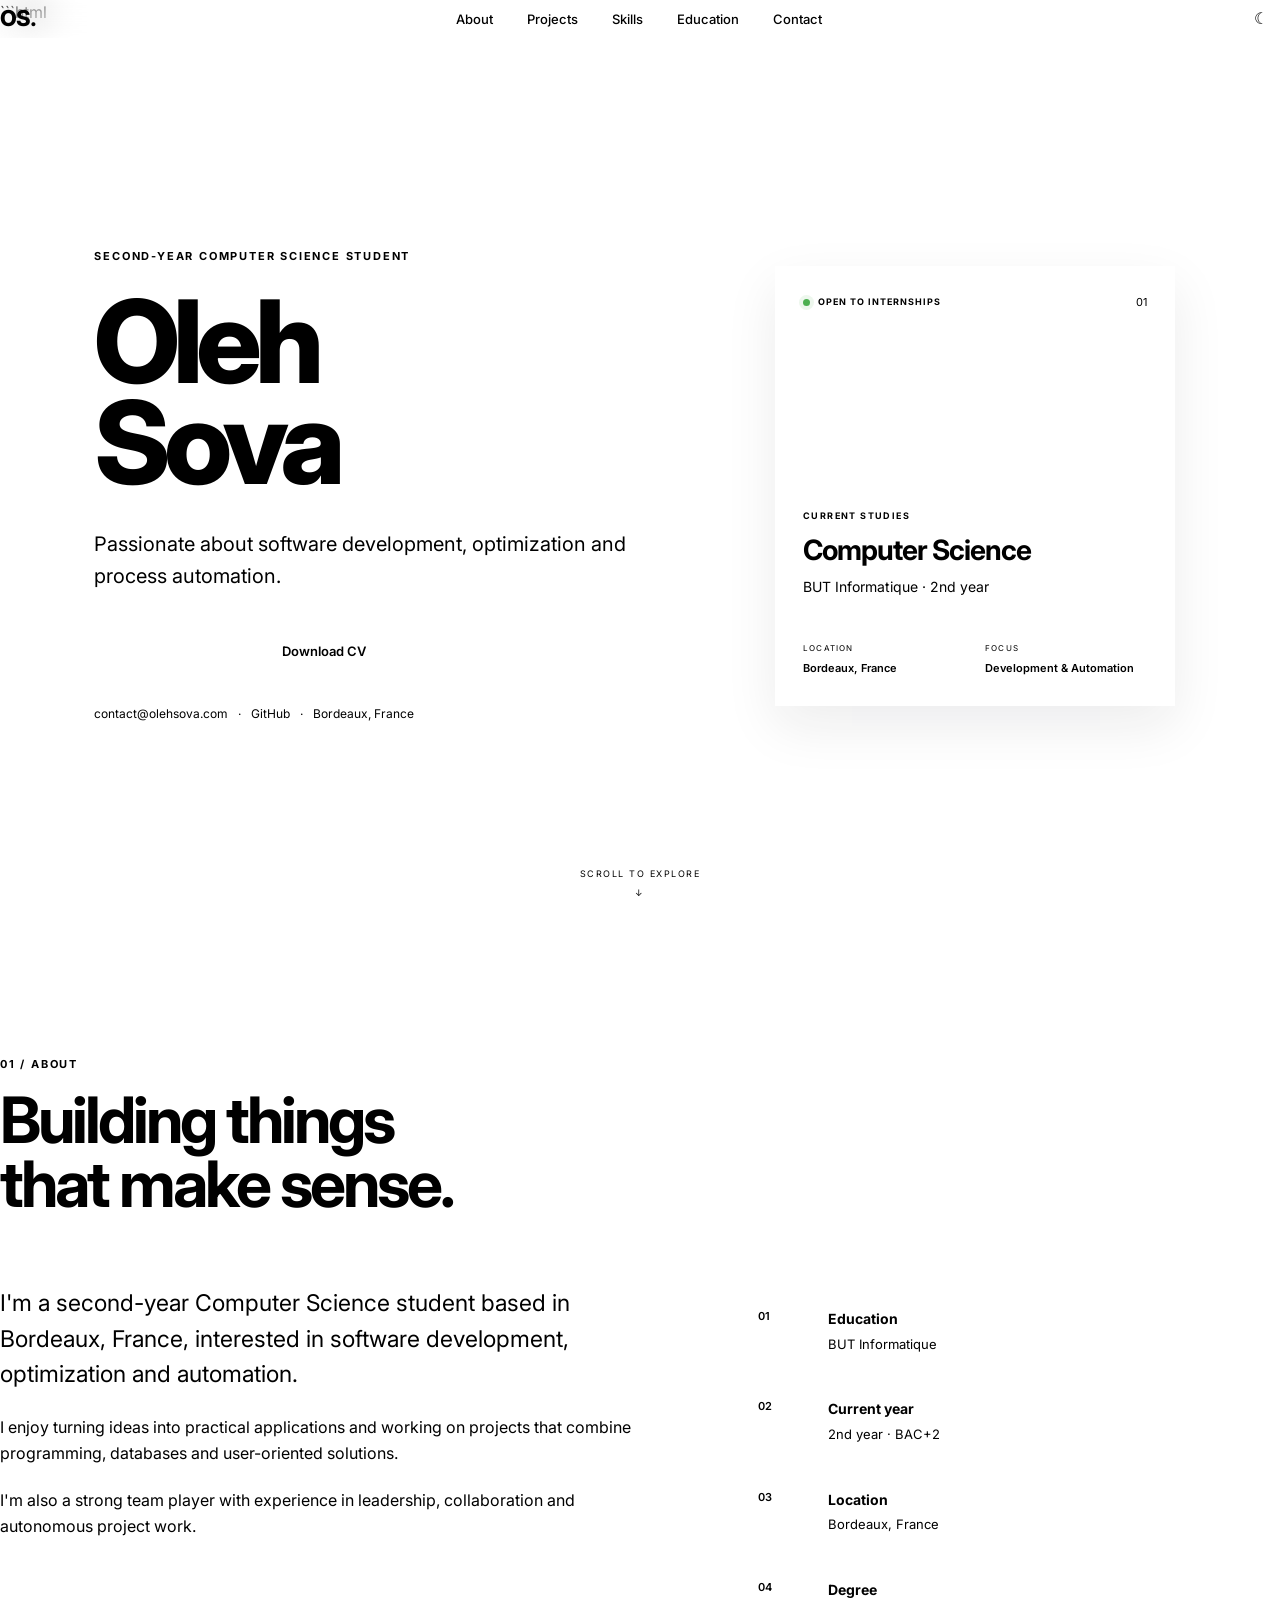
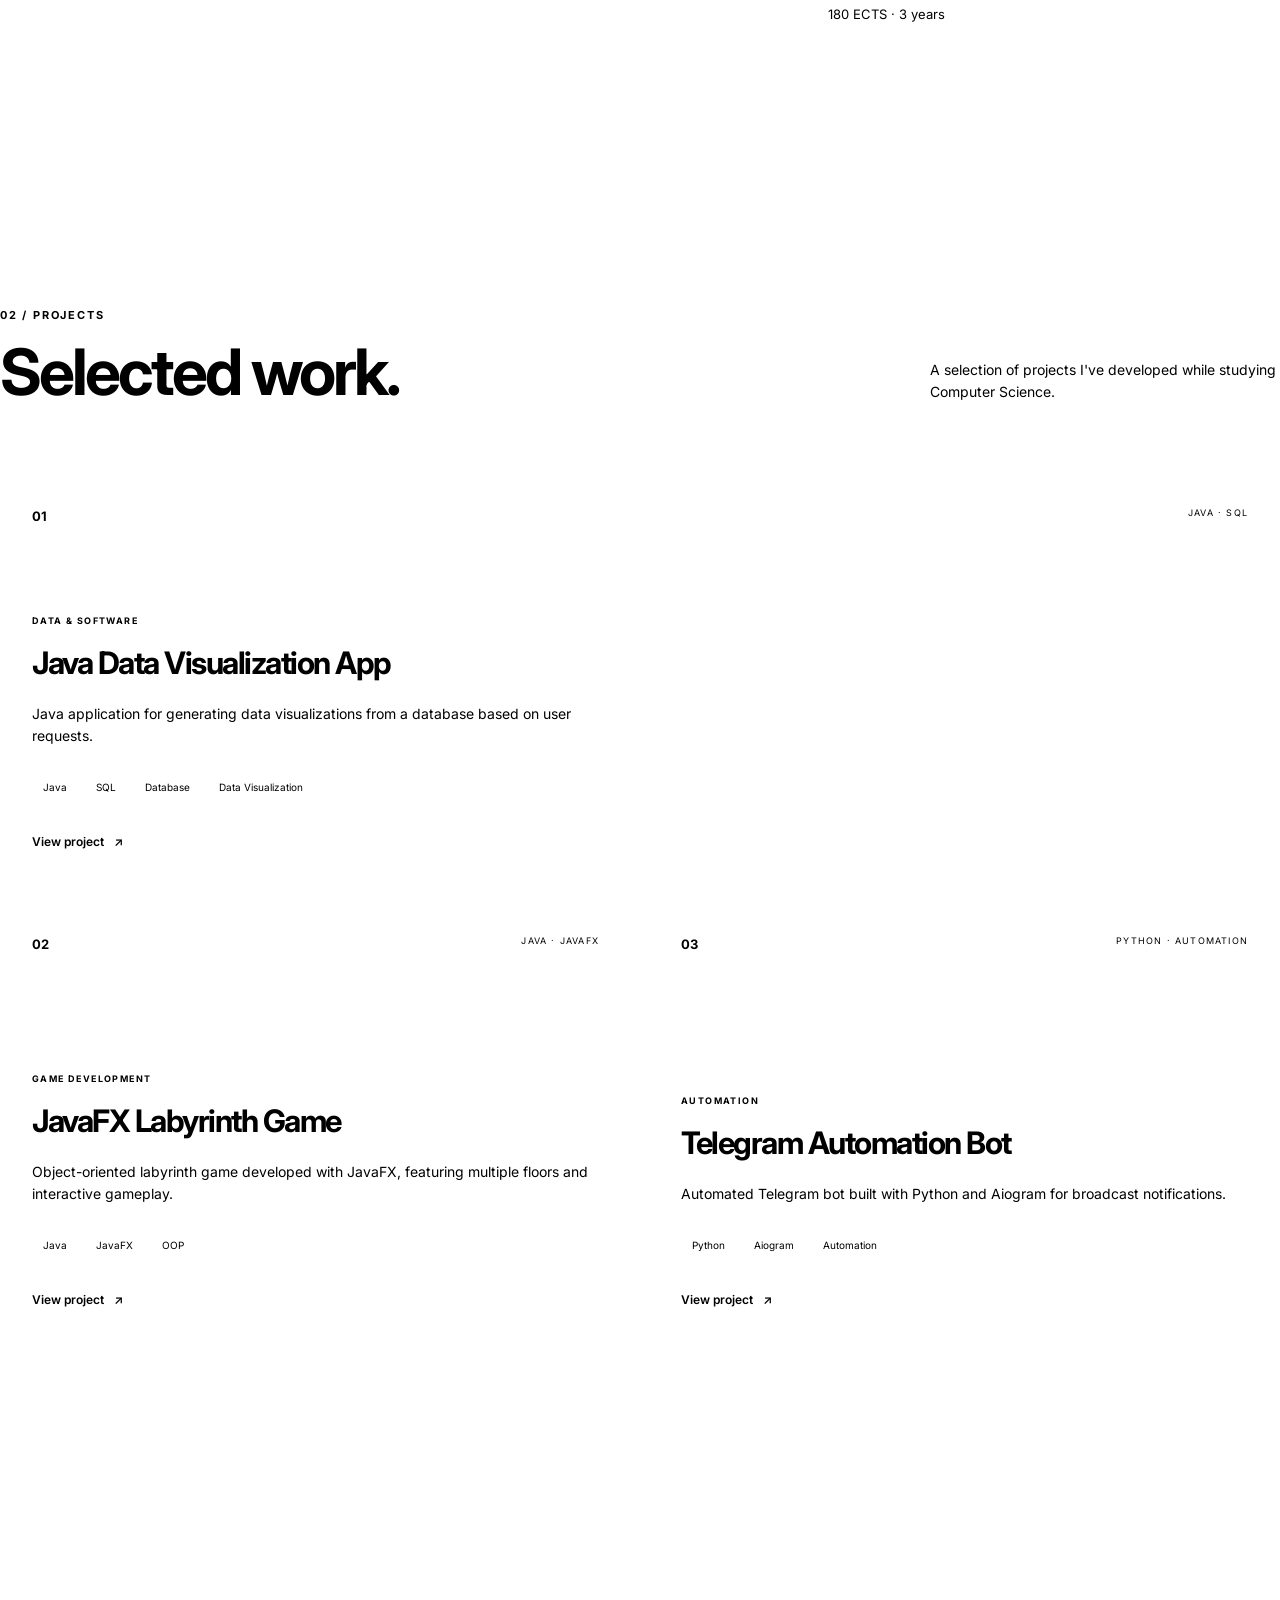
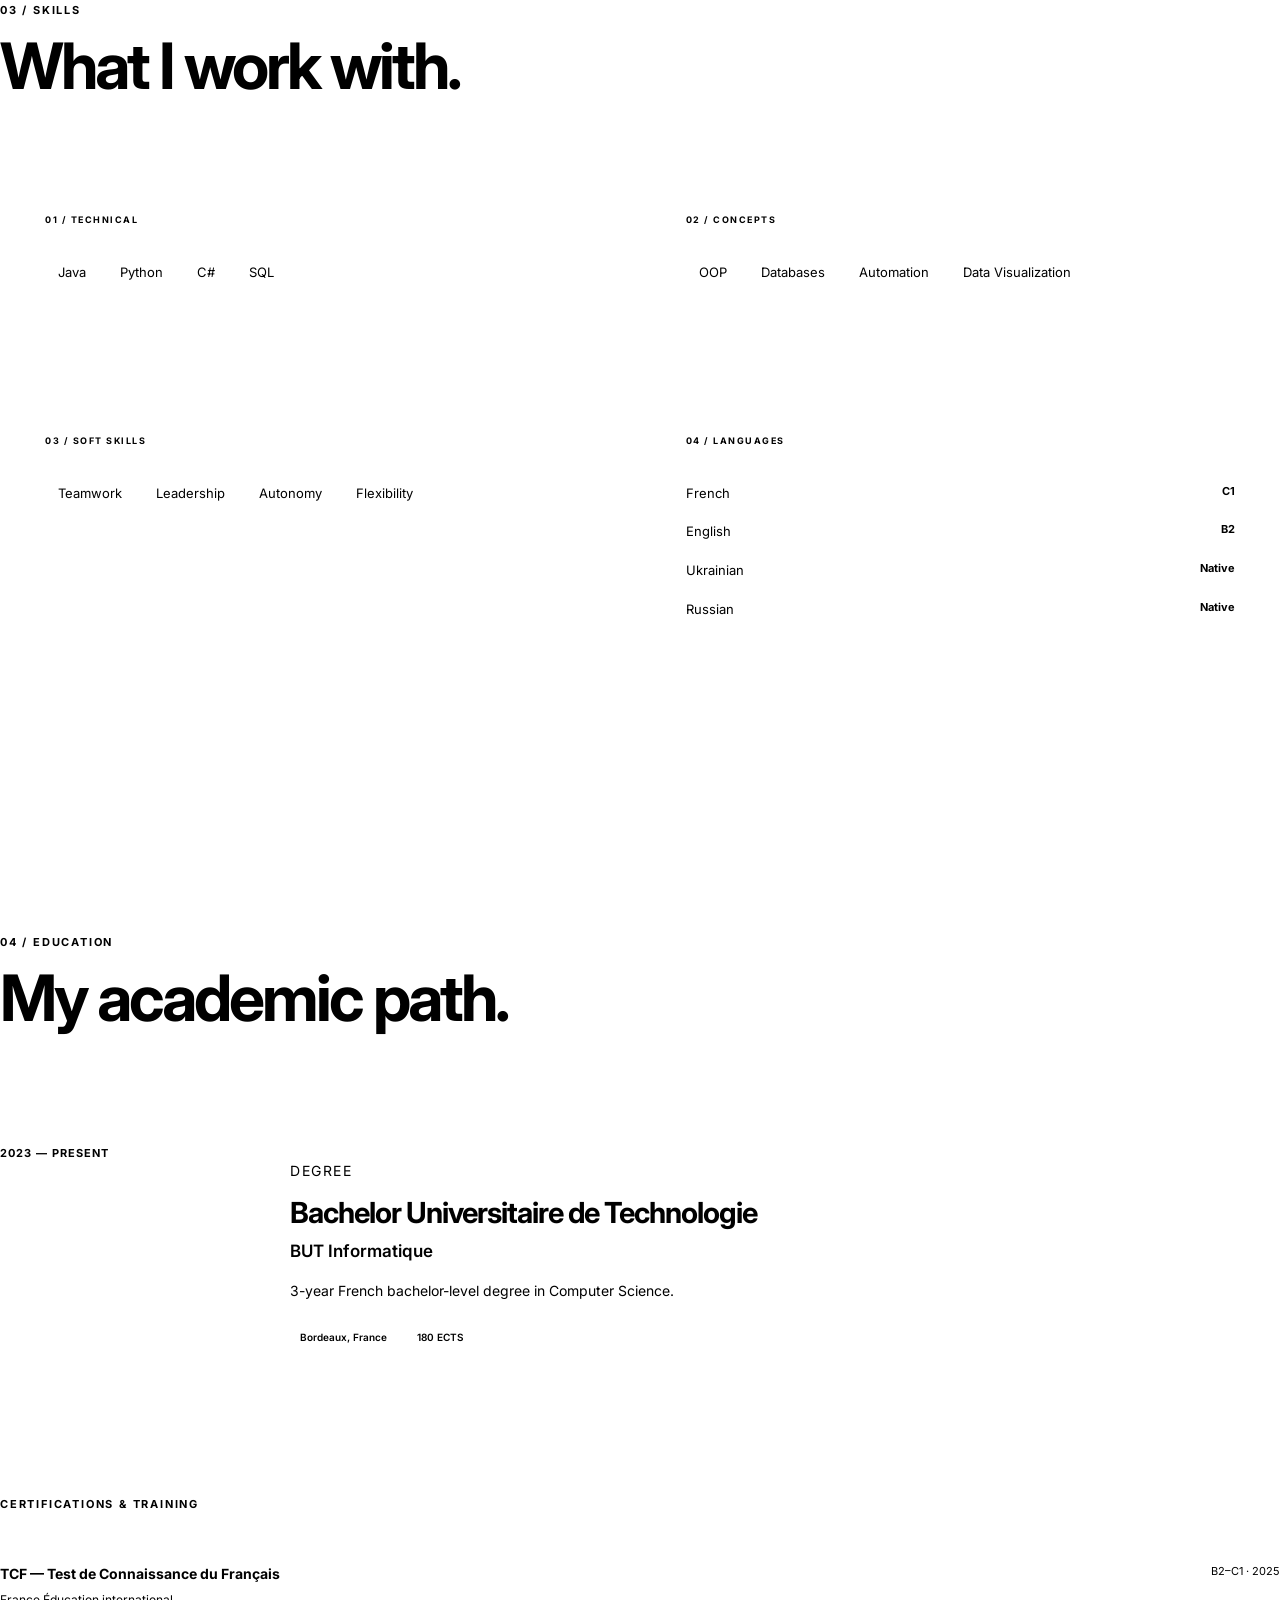
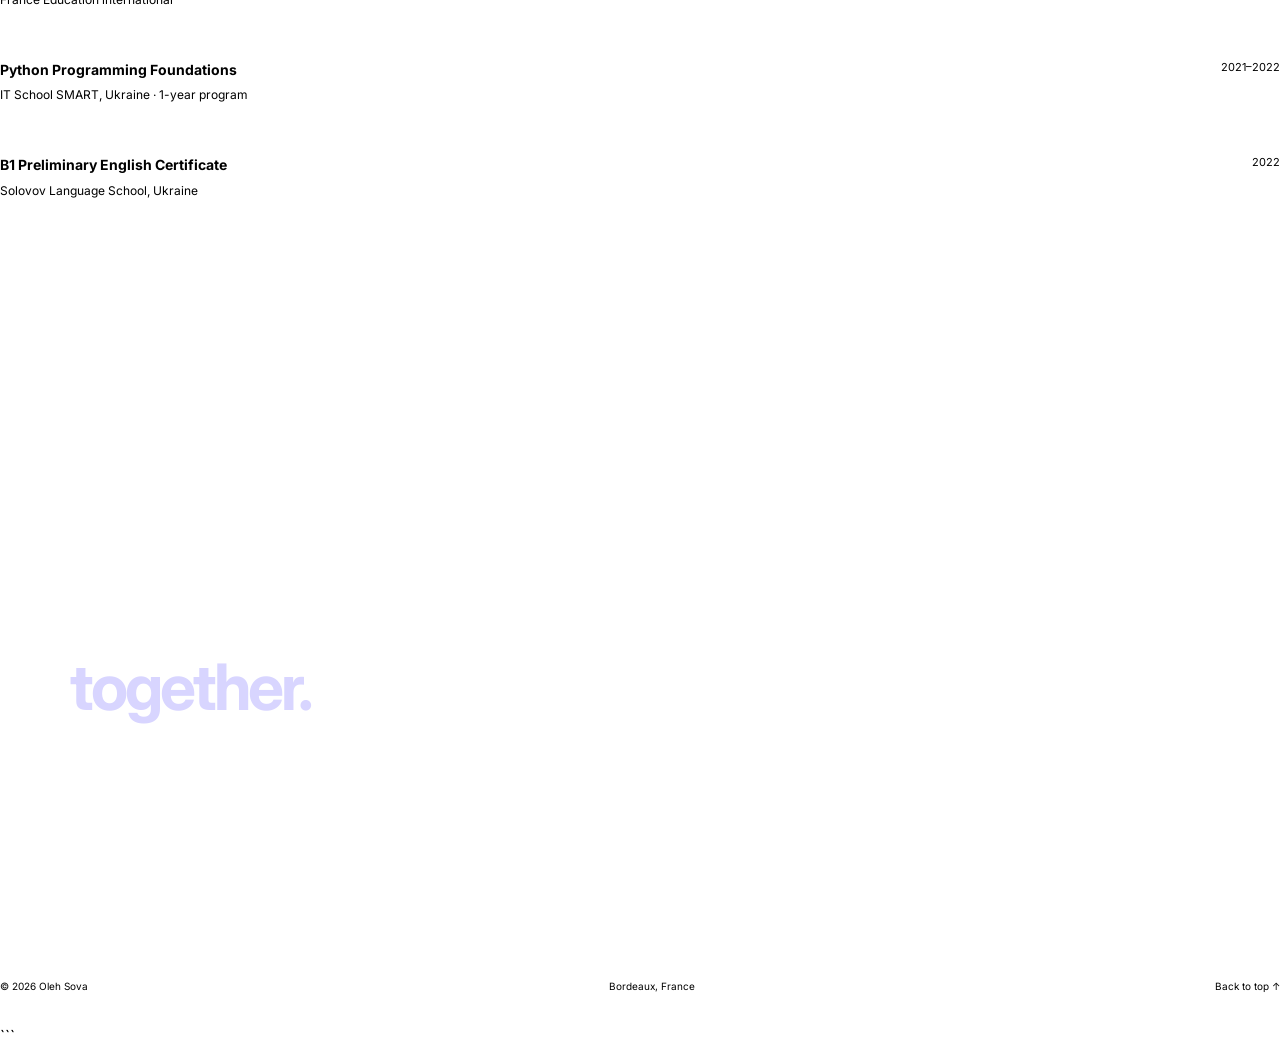
<file: index.html>
```html
<!DOCTYPE html>
<html lang="en">
<head>
    <meta charset="UTF-8">
    <meta name="viewport" content="width=device-width, initial-scale=1.0">

    <meta name="description"
          content="Oleh Sova — Computer Science student in Bordeaux, France. Portfolio, projects, skills and education.">

    <meta name="author" content="Oleh Sova">

    <title>Oleh Sova — Computer Science Student</title>

    <link rel="preconnect" href="https://fonts.googleapis.com">
    <link rel="preconnect" href="https://fonts.gstatic.com" crossorigin>

    <link href="https://fonts.googleapis.com/css2?family=Inter:wght@400;500;600;700;800&display=swap"
          rel="stylesheet">

    <link rel="stylesheet" href="style.css">
</head>

<body>

<header class="header">
    <nav class="nav container">

        <a href="#home" class="logo">
            OS<span>.</span>
        </a>

        <div class="nav-links" id="navLinks">
            <a href="#about">About</a>
            <a href="#projects">Projects</a>
            <a href="#skills">Skills</a>
            <a href="#education">Education</a>
            <a href="#contact">Contact</a>
        </div>

        <div class="nav-actions">

            <button
                class="theme-toggle"
                id="themeToggle"
                aria-label="Toggle dark mode">
                <span id="themeIcon">☾</span>
            </button>

            <button
                class="menu-toggle"
                id="menuToggle"
                aria-label="Open menu">
                <span></span>
                <span></span>
                <span></span>
            </button>

        </div>

    </nav>
</header>


<main>

<!-- HERO -->

<section class="hero" id="home">

    <div class="hero-decoration decoration-one"></div>
    <div class="hero-decoration decoration-two"></div>

    <div class="container hero-content">

        <div class="hero-text">

            <p class="eyebrow">
                SECOND-YEAR COMPUTER SCIENCE STUDENT
            </p>

            <h1>
                Oleh<br>
                <span>Sova</span>
            </h1>

            <p class="hero-description">
                Passionate about software development,
                optimization and process automation.
            </p>

            <div class="hero-buttons">

                <a href="#projects" class="btn btn-primary">
                    View projects
                    <span>→</span>
                </a>

                <a
                    href="assets/cv-en.pdf"
                    class="btn btn-secondary"
                    download>
                    Download CV
                </a>

            </div>

            <div class="hero-links">

                <a href="mailto:contact@olehsova.com">
                    contact@olehsova.com
                </a>

                <span>·</span>

                <a
                    href="https://github.com/trappachine2"
                    target="_blank"
                    rel="noopener">
                    GitHub
                </a>

                <span>·</span>

                <span>Bordeaux, France</span>

            </div>

        </div>


        <div class="hero-card-wrapper">

            <div class="hero-card">

                <div class="card-top">

                    <div class="status">
                        <span class="status-dot"></span>
                        OPEN TO INTERNSHIPS
                    </div>

                    <span class="card-number">
                        01
                    </span>

                </div>


                <div class="card-main">

                    <div class="initials">
                        OS
                    </div>

                    <p class="card-label">
                        CURRENT STUDIES
                    </p>

                    <h2>
                        Computer Science
                    </h2>

                    <p>
                        BUT Informatique · 2nd year
                    </p>

                </div>


                <div class="card-info">

                    <div>
                        <span>LOCATION</span>
                        <strong>Bordeaux, France</strong>
                    </div>

                    <div>
                        <span>FOCUS</span>
                        <strong>Development & Automation</strong>
                    </div>

                </div>

            </div>

        </div>

    </div>


    <a href="#about" class="scroll-indicator">
        <span>SCROLL TO EXPLORE</span>
        <span>↓</span>
    </a>

</section>


<!-- ABOUT -->

<section class="section about" id="about">

    <div class="container">

        <div class="section-heading">

            <p class="section-number">
                01 / ABOUT
            </p>

            <h2>
                Building things<br>
                <span>that make sense.</span>
            </h2>

        </div>


        <div class="about-grid">

            <div class="about-text">

                <p class="large-text">
                    I'm a second-year Computer Science student based
                    in Bordeaux, France, interested in software
                    development, optimization and automation.
                </p>

                <p>
                    I enjoy turning ideas into practical applications
                    and working on projects that combine programming,
                    databases and user-oriented solutions.
                </p>

                <p>
                    I'm also a strong team player with experience in
                    leadership, collaboration and autonomous project work.
                </p>

            </div>


            <div class="facts">

                <div class="fact">

                    <span>01</span>

                    <div>
                        <strong>Education</strong>
                        <p>BUT Informatique</p>
                    </div>

                </div>


                <div class="fact">

                    <span>02</span>

                    <div>
                        <strong>Current year</strong>
                        <p>2nd year · BAC+2</p>
                    </div>

                </div>


                <div class="fact">

                    <span>03</span>

                    <div>
                        <strong>Location</strong>
                        <p>Bordeaux, France</p>
                    </div>

                </div>


                <div class="fact">

                    <span>04</span>

                    <div>
                        <strong>Degree</strong>
                        <p>180 ECTS · 3 years</p>
                    </div>

                </div>

            </div>

        </div>

    </div>

</section>


<!-- PROJECTS -->

<section class="section projects" id="projects">

    <div class="container">

        <div class="section-heading heading-row">

            <div>

                <p class="section-number">
                    02 / PROJECTS
                </p>

                <h2>
                    Selected work.
                </h2>

            </div>

            <p class="heading-description">
                A selection of projects I've developed while
                studying Computer Science.
            </p>

        </div>


        <div class="projects-grid">


            <article class="project-card project-featured">

                <div class="project-top">

                    <span class="project-number">
                        01
                    </span>

                    <span class="project-type">
                        JAVA · SQL
                    </span>

                </div>


                <div class="project-content">

                    <p class="project-category">
                        DATA & SOFTWARE
                    </p>

                    <h3>
                        Java Data Visualization App
                    </h3>

                    <p>
                        Java application for generating data
                        visualizations from a database based on
                        user requests.
                    </p>


                    <div class="tags">

                        <span>Java</span>
                        <span>SQL</span>
                        <span>Database</span>
                        <span>Data Visualization</span>

                    </div>


                    <a
                        href="#"
                        class="project-link">
                        View project
                        <span>↗</span>
                    </a>

                </div>

            </article>


            <article class="project-card">

                <div class="project-top">

                    <span class="project-number">
                        02
                    </span>

                    <span class="project-type">
                        JAVA · JAVAFX
                    </span>

                </div>


                <div class="project-content">

                    <p class="project-category">
                        GAME DEVELOPMENT
                    </p>

                    <h3>
                        JavaFX Labyrinth Game
                    </h3>

                    <p>
                        Object-oriented labyrinth game developed
                        with JavaFX, featuring multiple floors
                        and interactive gameplay.
                    </p>


                    <div class="tags">

                        <span>Java</span>
                        <span>JavaFX</span>
                        <span>OOP</span>

                    </div>


                    <a
                        href="#"
                        class="project-link">
                        View project
                        <span>↗</span>
                    </a>

                </div>

            </article>


            <article class="project-card">

                <div class="project-top">

                    <span class="project-number">
                        03
                    </span>

                    <span class="project-type">
                        PYTHON · AUTOMATION
                    </span>

                </div>


                <div class="project-content">

                    <p class="project-category">
                        AUTOMATION
                    </p>

                    <h3>
                        Telegram Automation Bot
                    </h3>

                    <p>
                        Automated Telegram bot built with Python
                        and Aiogram for broadcast notifications.
                    </p>


                    <div class="tags">

                        <span>Python</span>
                        <span>Aiogram</span>
                        <span>Automation</span>

                    </div>


                    <a
                        href="#"
                        class="project-link">
                        View project
                        <span>↗</span>
                    </a>

                </div>

            </article>

        </div>

    </div>

</section>


<!-- SKILLS -->

<section class="section skills" id="skills">

    <div class="container">

        <div class="section-heading">

            <p class="section-number">
                03 / SKILLS
            </p>

            <h2>
                What I work with.
            </h2>

        </div>


        <div class="skills-grid">


            <div class="skill-group">

                <p class="skill-label">
                    01 / TECHNICAL
                </p>

                <div class="skill-list">

                    <span>Java</span>
                    <span>Python</span>
                    <span>C#</span>
                    <span>SQL</span>

                </div>

            </div>


            <div class="skill-group">

                <p class="skill-label">
                    02 / CONCEPTS
                </p>

                <div class="skill-list">

                    <span>OOP</span>
                    <span>Databases</span>
                    <span>Automation</span>
                    <span>Data Visualization</span>

                </div>

            </div>


            <div class="skill-group">

                <p class="skill-label">
                    03 / SOFT SKILLS
                </p>

                <div class="skill-list">

                    <span>Teamwork</span>
                    <span>Leadership</span>
                    <span>Autonomy</span>
                    <span>Flexibility</span>

                </div>

            </div>


            <div class="skill-group">

                <p class="skill-label">
                    04 / LANGUAGES
                </p>

                <div class="language-list">

                    <div class="language">
                        <span>French</span>
                        <strong>C1</strong>
                    </div>

                    <div class="language">
                        <span>English</span>
                        <strong>B2</strong>
                    </div>

                    <div class="language">
                        <span>Ukrainian</span>
                        <strong>Native</strong>
                    </div>

                    <div class="language">
                        <span>Russian</span>
                        <strong>Native</strong>
                    </div>

                </div>

            </div>

        </div>

    </div>

</section>


<!-- EDUCATION -->

<section class="section education" id="education">

    <div class="container">

        <div class="section-heading">

            <p class="section-number">
                04 / EDUCATION
            </p>

            <h2>
                My academic path.
            </h2>

        </div>


        <div class="timeline">

            <div class="timeline-item">

                <div class="timeline-date">
                    2023 — PRESENT
                </div>


                <div class="timeline-content">

                    <p class="timeline-category">
                        DEGREE
                    </p>

                    <h3>
                        Bachelor Universitaire de Technologie
                    </h3>

                    <h4>
                        BUT Informatique
                    </h4>

                    <p>
                        3-year French bachelor-level degree
                        in Computer Science.
                    </p>


                    <div class="education-meta">

                        <span>
                            Bordeaux, France
                        </span>

                        <span>
                            180 ECTS
                        </span>

                    </div>

                </div>

            </div>

        </div>


        <div class="certifications">

            <div class="certifications-heading">

                <p class="section-number">
                    CERTIFICATIONS & TRAINING
                </p>

            </div>


            <div class="certification-list">


                <div class="certification">

                    <div>

                        <h3>
                            TCF — Test de Connaissance du Français
                        </h3>

                        <p>
                            France Éducation international
                        </p>

                    </div>

                    <span>
                        B2–C1 · 2025
                    </span>

                </div>


                <div class="certification">

                    <div>

                        <h3>
                            Python Programming Foundations
                        </h3>

                        <p>
                            IT School SMART, Ukraine · 1-year program
                        </p>

                    </div>

                    <span>
                        2021–2022
                    </span>

                </div>


                <div class="certification">

                    <div>

                        <h3>
                            B1 Preliminary English Certificate
                        </h3>

                        <p>
                            Solovov Language School, Ukraine
                        </p>

                    </div>

                    <span>
                        2022
                    </span>

                </div>


            </div>

        </div>

    </div>

</section>


<!-- CONTACT -->

<section class="section contact" id="contact">

    <div class="container">

        <div class="contact-box">

            <div>

                <p class="section-number">
                    05 / CONTACT
                </p>

                <h2>
                    Let's build something
                    <span>together.</span>
                </h2>

                <p class="contact-description">
                    Looking for an internship opportunity or
                    a chance to work on interesting software projects.
                </p>

            </div>


            <div class="contact-links">

                <a
                    href="mailto:contact@olehsova.com"
                    class="contact-link">

                    <span>Email</span>

                    <strong>
                        contact@olehsova.com
                    </strong>

                    <span>↗</span>

                </a>


                <a
                    href="https://github.com/trappachine2"
                    target="_blank"
                    rel="noopener"
                    class="contact-link">

                    <span>GitHub</span>

                    <strong>
                        github.com/trappachine2
                    </strong>

                    <span>↗</span>

                </a>


                <a
                    href="tel:+33780161883"
                    class="contact-link">

                    <span>Phone</span>

                    <strong>
                        +33 7 80 16 18 83
                    </strong>

                    <span>↗</span>

                </a>

            </div>

        </div>

    </div>

</section>

</main>


<footer class="footer">

    <div class="container footer-content">

        <span>
            © 2026 Oleh Sova
        </span>

        <span>
            Bordeaux, France
        </span>

        <a href="#home">
            Back to top ↑
        </a>

    </div>

</footer>


<script src="script.js"></script>

</body>
</html>
```
</file>
<file: style.css>
```css
:root {
    --accent: #645FAA;
    --accent-dark: #514c91;
    --accent-light: #eeecfa;

    --bg: #ffffff;
    --bg-secondary: #f3f3f6;
    --card: #ffffff;

    --text: #17171b;
    --text-secondary: #68686f;

    --border: #dedee4;

    --header-height: 76px;
    --container: 1180px;

    --radius: 18px;

    --transition: 0.25s ease;
}


[data-theme="dark"] {
    --bg: #111114;
    --bg-secondary: #19191e;
    --card: #1c1c21;

    --text: #f5f5f7;
    --text-secondary: #a4a4ad;

    --border: #303038;

    --accent-light: #292642;
}


* {
    margin: 0;
    padding: 0;
    box-sizing: border-box;
}


html {
    scroll-behavior: smooth;
    scroll-padding-top: var(--header-height);
}


body {
    font-family: "Inter", sans-serif;

    background: var(--bg);
    color: var(--text);

    line-height: 1.6;

    transition:
        background var(--transition),
        color var(--transition);
}


a {
    color: inherit;
    text-decoration: none;
}


button {
    font: inherit;
}


.container {
    width: min(
        var(--container),
        calc(100% - 48px)
    );

    margin: 0 auto;
}


/* HEADER */

.header {
    position: fixed;

    top: 0;
    left: 0;

    width: 100%;
    height: var(--header-height);

    z-index: 1000;

    background: color-mix(
        in srgb,
        var(--bg) 92%,
        transparent
    );

    backdrop-filter: blur(18px);

    border-bottom:
        1px solid var(--border);
}


.nav {
    height: 100%;

    display: flex;

    align-items: center;
    justify-content: space-between;
}


.logo {
    font-size: 22px;
    font-weight: 800;

    letter-spacing: -1px;
}


.logo span {
    color: var(--accent);
}


.nav-links {
    display: flex;

    align-items: center;

    gap: 34px;
}


.nav-links a {
    position: relative;

    color: var(--text-secondary);

    font-size: 13px;
    font-weight: 500;

    transition:
        color var(--transition);
}


.nav-links a::after {
    content: "";

    position: absolute;

    left: 0;
    bottom: -7px;

    width: 0;
    height: 2px;

    background: var(--accent);

    transition:
        width var(--transition);
}


.nav-links a:hover,
.nav-links a.active {
    color: var(--text);
}


.nav-links a:hover::after,
.nav-links a.active::after {
    width: 100%;
}


.nav-actions {
    display: flex;

    align-items: center;

    gap: 10px;
}


.theme-toggle,
.menu-toggle {
    border: 1px solid var(--border);

    background: var(--bg);

    color: var(--text);

    cursor: pointer;
}


.theme-toggle {
    width: 38px;
    height: 38px;

    border-radius: 50%;

    transition:
        all var(--transition);
}


.theme-toggle:hover {
    border-color: var(--accent);

    color: var(--accent);

    transform: rotate(15deg);
}


.menu-toggle {
    display: none;

    width: 40px;
    height: 40px;

    border-radius: 8px;
}


.menu-toggle span {
    display: block;

    width: 18px;
    height: 1px;

    margin: 4px auto;

    background: currentColor;
}


/* HERO */

.hero {
    position: relative;

    min-height: 100vh;

    display: flex;

    align-items: center;

    padding:
        120px 0 100px;

    overflow: hidden;

    background: var(--bg);
}


.hero-decoration {
    position: absolute;

    border-radius: 50%;

    pointer-events: none;
}


.decoration-one {
    width: 500px;
    height: 500px;

    right: -200px;
    top: 120px;

    background: var(--accent);

    opacity: 0.08;

    filter: blur(100px);
}


.decoration-two {
    width: 250px;
    height: 250px;

    left: -120px;
    bottom: 50px;

    background: var(--accent);

    opacity: 0.04;

    filter: blur(80px);
}


.hero-content {
    position: relative;
    z-index: 1;

    display: grid;

    grid-template-columns:
        1.15fr 0.85fr;

    gap: 100px;

    align-items: center;
}


.eyebrow,
.section-number {
    color: var(--accent);

    font-size: 11px;

    font-weight: 700;

    letter-spacing: 1.8px;
}


.eyebrow {
    margin-bottom: 25px;
}


.hero h1 {
    font-size:
        clamp(65px, 9vw, 115px);

    line-height: 0.88;

    letter-spacing: -7px;

    font-weight: 800;

    margin-bottom: 35px;
}


.hero h1 span {
    color: var(--accent);
}


.hero-description {
    max-width: 570px;

    color: var(--text-secondary);

    font-size: 20px;

    line-height: 1.6;
}


.hero-buttons {
    display: flex;

    gap: 12px;

    margin-top: 35px;
}


.btn {
    display: inline-flex;

    align-items: center;
    justify-content: center;

    gap: 12px;

    padding:
        14px 22px;

    border-radius: 8px;

    font-size: 13px;

    font-weight: 600;

    transition:
        all var(--transition);
}


.btn-primary {
    background: var(--accent);

    color: white;
}


.btn-primary:hover {
    background: var(--accent-dark);

    transform: translateY(-2px);

    box-shadow:
        0 12px 30px
        rgba(100, 95, 170, 0.25);
}


.btn-secondary {
    background: var(--bg);

    border:
        1px solid var(--border);
}


.btn-secondary:hover {
    border-color: var(--accent);

    color: var(--accent);

    transform: translateY(-2px);
}


.hero-links {
    display: flex;

    flex-wrap: wrap;

    gap: 10px;

    margin-top: 28px;

    color: var(--text-secondary);

    font-size: 12px;
}


.hero-links a:hover {
    color: var(--accent);
}


/* HERO CARD */

.hero-card-wrapper {
    display: flex;

    justify-content: center;
}


.hero-card {
    width: 100%;

    max-width: 400px;

    min-height: 440px;

    padding: 28px;

    display: flex;

    flex-direction: column;

    justify-content: space-between;

    background: var(--card);

    border:
        1px solid var(--border);

    border-radius: var(--radius);

    box-shadow:
        0 20px 50px
        rgba(20, 20, 30, 0.08);

    transition:
        transform 0.3s ease,
        box-shadow 0.3s ease,
        border-color 0.3s ease;
}


.hero-card:hover {
    transform: translateY(-7px);

    border-color: var(--accent);

    box-shadow:
        0 30px 70px
        rgba(20, 20, 30, 0.12);
}


.card-top {
    display: flex;

    justify-content: space-between;

    align-items: center;
}


.status {
    display: flex;

    align-items: center;

    gap: 8px;

    color: var(--text-secondary);

    font-size: 9px;

    font-weight: 700;

    letter-spacing: 1px;
}


.status-dot {
    width: 7px;
    height: 7px;

    border-radius: 50%;

    background: #4caf50;

    box-shadow:
        0 0 0 4px
        rgba(76, 175, 80, 0.1);
}


.card-number {
    color: var(--text-secondary);

    font-size: 11px;
}


.card-main {
    margin-top: 80px;
}


.initials {
    width: 75px;
    height: 75px;

    display: grid;

    place-items: center;

    margin-bottom: 24px;

    border-radius: 14px;

    background: var(--accent);

    color: white;

    font-size: 24px;

    font-weight: 800;
}


.card-label {
    color: var(--text-secondary);

    font-size: 9px;

    font-weight: 700;

    letter-spacing: 1.4px;

    margin-bottom: 5px;
}


.card-main h2 {
    font-size: 28px;

    letter-spacing: -1px;
}


.card-main > p:last-child {
    color: var(--text-secondary);

    margin-top: 3px;

    font-size: 14px;
}


.card-info {
    display: grid;

    grid-template-columns: 1fr 1fr;

    gap: 20px;

    padding-top: 25px;

    border-top:
        1px solid var(--border);
}


.card-info span {
    display: block;

    color: var(--text-secondary);

    font-size: 8px;

    letter-spacing: 1.2px;

    margin-bottom: 5px;
}


.card-info strong {
    font-size: 11px;

    font-weight: 600;
}


/* SCROLL */

.scroll-indicator {
    position: absolute;

    bottom: 25px;

    left: 50%;

    transform:
        translateX(-50%);

    display: flex;

    flex-direction: column;

    align-items: center;

    gap: 5px;

    color: var(--text-secondary);

    font-size: 9px;

    letter-spacing: 1.5px;
}


/* SECTIONS */

.section {
    padding: 130px 0;

    border-top:
        1px solid var(--border);
}


.section:nth-child(even) {
    background: var(--bg-secondary);
}


.section:nth-child(odd) {
    background: var(--bg);
}


.section-heading {
    margin-bottom: 70px;
}


.section-heading h2 {
    margin-top: 15px;

    font-size:
        clamp(42px, 5vw, 68px);

    line-height: 1;

    letter-spacing: -3px;
}


.section-heading h2 span {
    color: var(--accent);
}


.heading-row {
    display: flex;

    justify-content: space-between;

    align-items: end;

    gap: 40px;
}


.heading-description {
    max-width: 350px;

    color: var(--text-secondary);

    font-size: 14px;
}


/* ABOUT */

.about-grid {
    display: grid;

    grid-template-columns:
        1.1fr 0.9fr;

    gap: 120px;
}


.about-text {
    max-width: 680px;
}


.about-text p {
    color: var(--text-secondary);

    margin-bottom: 22px;
}


.about-text .large-text {
    color: var(--text);

    font-size: 23px;

    line-height: 1.55;
}


.facts {
    border-top:
        1px solid var(--border);
}


.fact {
    display: grid;

    grid-template-columns: 50px 1fr;

    gap: 20px;

    padding: 22px 0;

    border-bottom:
        1px solid var(--border);
}


.fact > span {
    color: var(--accent);

    font-size: 11px;

    font-weight: 600;
}


.fact strong {
    font-size: 14px;
}


.fact p {
    color: var(--text-secondary);

    font-size: 13px;

    margin-top: 3px;
}


/* PROJECTS */

.projects-grid {
    display: grid;

    grid-template-columns:
        repeat(2, 1fr);

    gap: 18px;
}


.project-card {
    min-height: 440px;

    padding: 32px;

    display: flex;

    flex-direction: column;

    justify-content: space-between;

    border:
        1px solid var(--border);

    background: var(--card);

    border-radius: var(--radius);

    transition:
        transform 0.3s ease,
        border-color 0.3s ease,
        box-shadow 0.3s ease;
}


.project-card:hover {
    transform: translateY(-6px);

    border-color: var(--accent);

    box-shadow:
        0 20px 50px
        rgba(20, 20, 30, 0.08);
}


.project-featured {
    grid-column: span 2;

    min-height: 410px;
}


.project-top {
    display: flex;

    justify-content: space-between;
}


.project-number {
    color: var(--accent);

    font-size: 13px;

    font-weight: 700;
}


.project-type {
    color: var(--text-secondary);

    font-size: 9px;

    letter-spacing: 1.2px;
}


.project-category {
    color: var(--accent) !important;

    font-size: 9px !important;

    font-weight: 700;

    letter-spacing: 1.4px;

    margin-bottom: 10px;
}


.project-content {
    max-width: 700px;
}


.project-content h3 {
    font-size: 31px;

    letter-spacing: -1.5px;

    margin-bottom: 15px;
}


.project-content p {
    color: var(--text-secondary);

    max-width: 600px;

    font-size: 14px;
}


.tags {
    display: flex;

    flex-wrap: wrap;

    gap: 7px;

    margin-top: 25px;
}


.tags span {
    padding: 7px 11px;

    border:
        1px solid var(--border);

    border-radius: 6px;

    color: var(--text-secondary);

    font-size: 10px;
}


.project-link {
    display: inline-flex;

    align-items: center;

    gap: 10px;

    margin-top: 30px;

    color: var(--accent);

    font-size: 12px;

    font-weight: 600;
}


.project-link span {
    transition:
        transform var(--transition);
}


.project-link:hover span {
    transform:
        translate(3px, -3px);
}


/* SKILLS */

.skills-grid {
    display: grid;

    grid-template-columns:
        repeat(2, 1fr);

    gap: 1px;

    background: var(--border);

    border:
        1px solid var(--border);
}


.skill-group {
    padding: 45px;

    background: var(--card);

    min-height: 220px;
}


.skill-label {
    color: var(--accent);

    font-size: 9px;

    font-weight: 700;

    letter-spacing: 1.5px;

    margin-bottom: 25px;
}


.skill-list {
    display: flex;

    flex-wrap: wrap;

    gap: 8px;
}


.skill-list span {
    padding: 9px 13px;

    border:
        1px solid var(--border);

    border-radius: 6px;

    color: var(--text-secondary);

    font-size: 13px;
}


.language-list {
    display: flex;

    flex-direction: column;
}


.language {
    display: flex;

    justify-content: space-between;

    padding: 9px 0;

    border-bottom:
        1px solid var(--border);

    font-size: 13px;
}


.language strong {
    color: var(--accent);

    font-size: 11px;
}


/* EDUCATION */

.timeline {
    border-top:
        1px solid var(--border);
}


.timeline-item {
    display: grid;

    grid-template-columns: 220px 1fr;

    gap: 70px;

    padding: 45px 0;

    border-bottom:
        1px solid var(--border);
}


.timeline-date {
    color: var(--accent);

    font-size: 11px;

    font-weight: 700;

    letter-spacing: 1px;
}


.timeline-category {
    color: var(--text-secondary);

    font-size: 9px;

    letter-spacing: 1.5px;
}


.timeline-content h3 {
    margin-top: 7px;

    font-size: 29px;

    letter-spacing: -1px;
}


.timeline-content h4 {
    color: var(--accent);

    font-size: 17px;

    font-weight: 600;

    margin-top: 2px;
}


.timeline-content > p {
    color: var(--text-secondary);

    margin-top: 15px;

    font-size: 14px;
}


.education-meta {
    display: flex;

    gap: 10px;

    margin-top: 20px;
}


.education-meta span {
    padding: 6px 10px;

    background: var(--accent-light);

    color: var(--accent);

    border-radius: 5px;

    font-size: 10px;

    font-weight: 600;
}


.certifications {
    margin-top: 100px;
}


.certifications-heading {
    margin-bottom: 25px;
}


.certification-list {
    border-top:
        1px solid var(--border);
}


.certification {
    display: flex;

    justify-content: space-between;

    gap: 30px;

    padding: 25px 0;

    border-bottom:
        1px solid var(--border);
}


.certification h3 {
    font-size: 14px;
}


.certification p {
    color: var(--text-secondary);

    font-size: 12px;

    margin-top: 4px;
}


.certification > span {
    white-space: nowrap;

    color: var(--text-secondary);

    font-size: 11px;
}


/* CONTACT */

.contact {
    padding-bottom: 90px;
}


.contact-box {
    display: grid;

    grid-template-columns:
        1fr 0.8fr;

    gap: 100px;

    padding: 70px;

    background: var(--accent);

    color: white;

    border-radius: var(--radius);

    overflow: hidden;

    position: relative;
}


.contact-box::after {
    content: "";

    position: absolute;

    width: 400px;
    height: 400px;

    right: -200px;
    bottom: -250px;

    border-radius: 50%;

    background: white;

    opacity: 0.06;
}


.contact-box .section-number {
    color:
        rgba(255, 255, 255, 0.65);
}


.contact-box h2 {
    max-width: 600px;

    margin-top: 18px;

    font-size:
        clamp(40px, 5vw, 65px);

    line-height: 1;

    letter-spacing: -3px;
}


.contact-box h2 span {
    color: #d8d5ff;
}


.contact-description {
    max-width: 500px;

    margin-top: 25px;

    color:
        rgba(255, 255, 255, 0.75);

    font-size: 14px;
}


.contact-links {
    position: relative;

    z-index: 1;

    display: flex;

    flex-direction: column;

    justify-content: center;
}


.contact-link {
    display: grid;

    grid-template-columns:
        60px 1fr 20px;

    gap: 15px;

    align-items: center;

    padding: 20px 0;

    border-bottom:
        1px solid
        rgba(255, 255, 255, 0.2);
}


.contact-link:first-child {
    border-top:
        1px solid
        rgba(255, 255, 255, 0.2);
}


.contact-link > span:first-child {
    color:
        rgba(255, 255, 255, 0.55);

    font-size: 9px;

    text-transform: uppercase;

    letter-spacing: 1px;
}


.contact-link strong {
    font-size: 12px;

    font-weight: 500;

    overflow-wrap: anywhere;
}


.contact-link > span:last-child {
    text-align: right;
}


.contact-link:hover strong {
    text-decoration: underline;
}


/* FOOTER */

.footer {
    padding: 30px 0;

    border-top:
        1px solid var(--border);

    background: var(--bg);
}


.footer-content {
    display: flex;

    justify-content: space-between;

    color: var(--text-secondary);

    font-size: 10px;
}


.footer a:hover {
    color: var(--accent);
}


/* MOBILE */

@media (max-width: 900px) {

    .nav-links {
        position: fixed;

        top: var(--header-height);

        left: 0;

        width: 100%;

        padding: 25px;

        flex-direction: column;

        align-items: flex-start;

        gap: 20px;

        background: var(--bg);

        border-bottom:
            1px solid var(--border);

        transform:
            translateY(-120%);

        transition:
            transform 0.3s ease;
    }


    .nav-links.active {
        transform:
            translateY(0);
    }


    .menu-toggle {
        display: block;
    }


    .hero-content {
        grid-template-columns: 1fr;

        gap: 70px;
    }


    .hero-card-wrapper {
        justify-content: flex-start;
    }


    .hero-card {
        max-width: 500px;
    }


    .about-grid {
        grid-template-columns: 1fr;

        gap: 70px;
    }


    .contact-box {
        grid-template-columns: 1fr;

        gap: 60px;
    }

}


@media (max-width: 700px) {

    .container {
        width:
            min(
                calc(100% - 32px),
                var(--container)
            );
    }


    .section {
        padding: 90px 0;
    }


    .hero {
        padding-top: 110px;
    }


    .hero h1 {
        font-size:
            clamp(55px, 17vw, 85px);

        letter-spacing: -4px;
    }


    .hero-description {
        font-size: 17px;
    }


    .hero-buttons {
        flex-direction: column;

        align-items: stretch;
    }


    .btn {
        width: 100%;
    }


    .scroll-indicator {
        display: none;
    }


    .section-heading {
        margin-bottom: 45px;
    }


    .section-heading h2 {
        font-size: 44px;

        letter-spacing: -2px;
    }


    .heading-row {
        flex-direction: column;

        align-items: flex-start;
    }


    .projects-grid {
        grid-template-columns: 1fr;
    }


    .project-featured {
        grid-column: auto;
    }


    .project-content h3 {
        font-size: 27px;
    }


    .skills-grid {
        grid-template-columns: 1fr;
    }


    .skill-group {
        padding: 30px;
    }


    .timeline-item {
        grid-template-columns: 1fr;

        gap: 15px;
    }


    .certification {
        flex-direction: column;

        gap: 8px;
    }


    .contact-box {
        padding: 35px 25px;
    }


    .contact-box h2 {
        letter-spacing: -2px;
    }


    .contact-link {
        grid-template-columns:
            1fr 20px;
    }


    .contact-link > span:first-child {
        display: none;
    }


    .footer-content {
        flex-direction: column;

        gap: 8px;
    }

}
```
</file>
